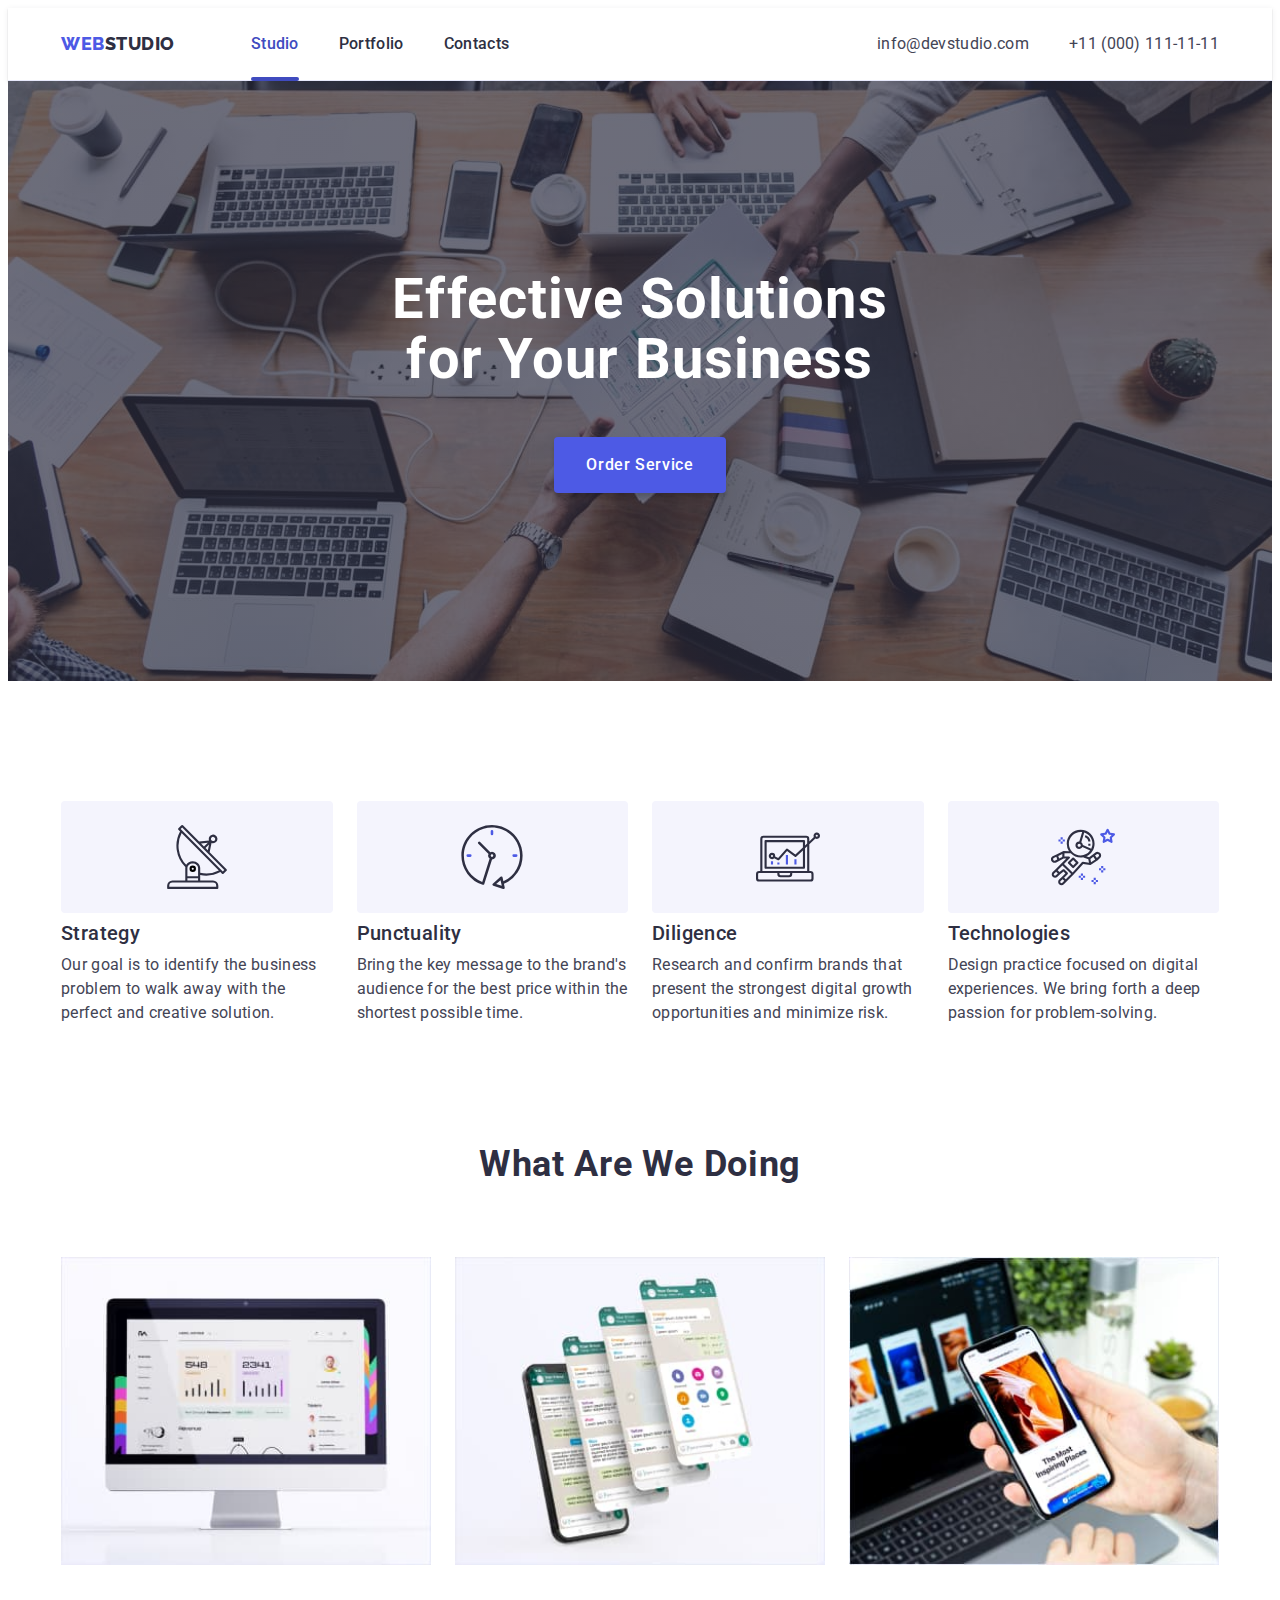
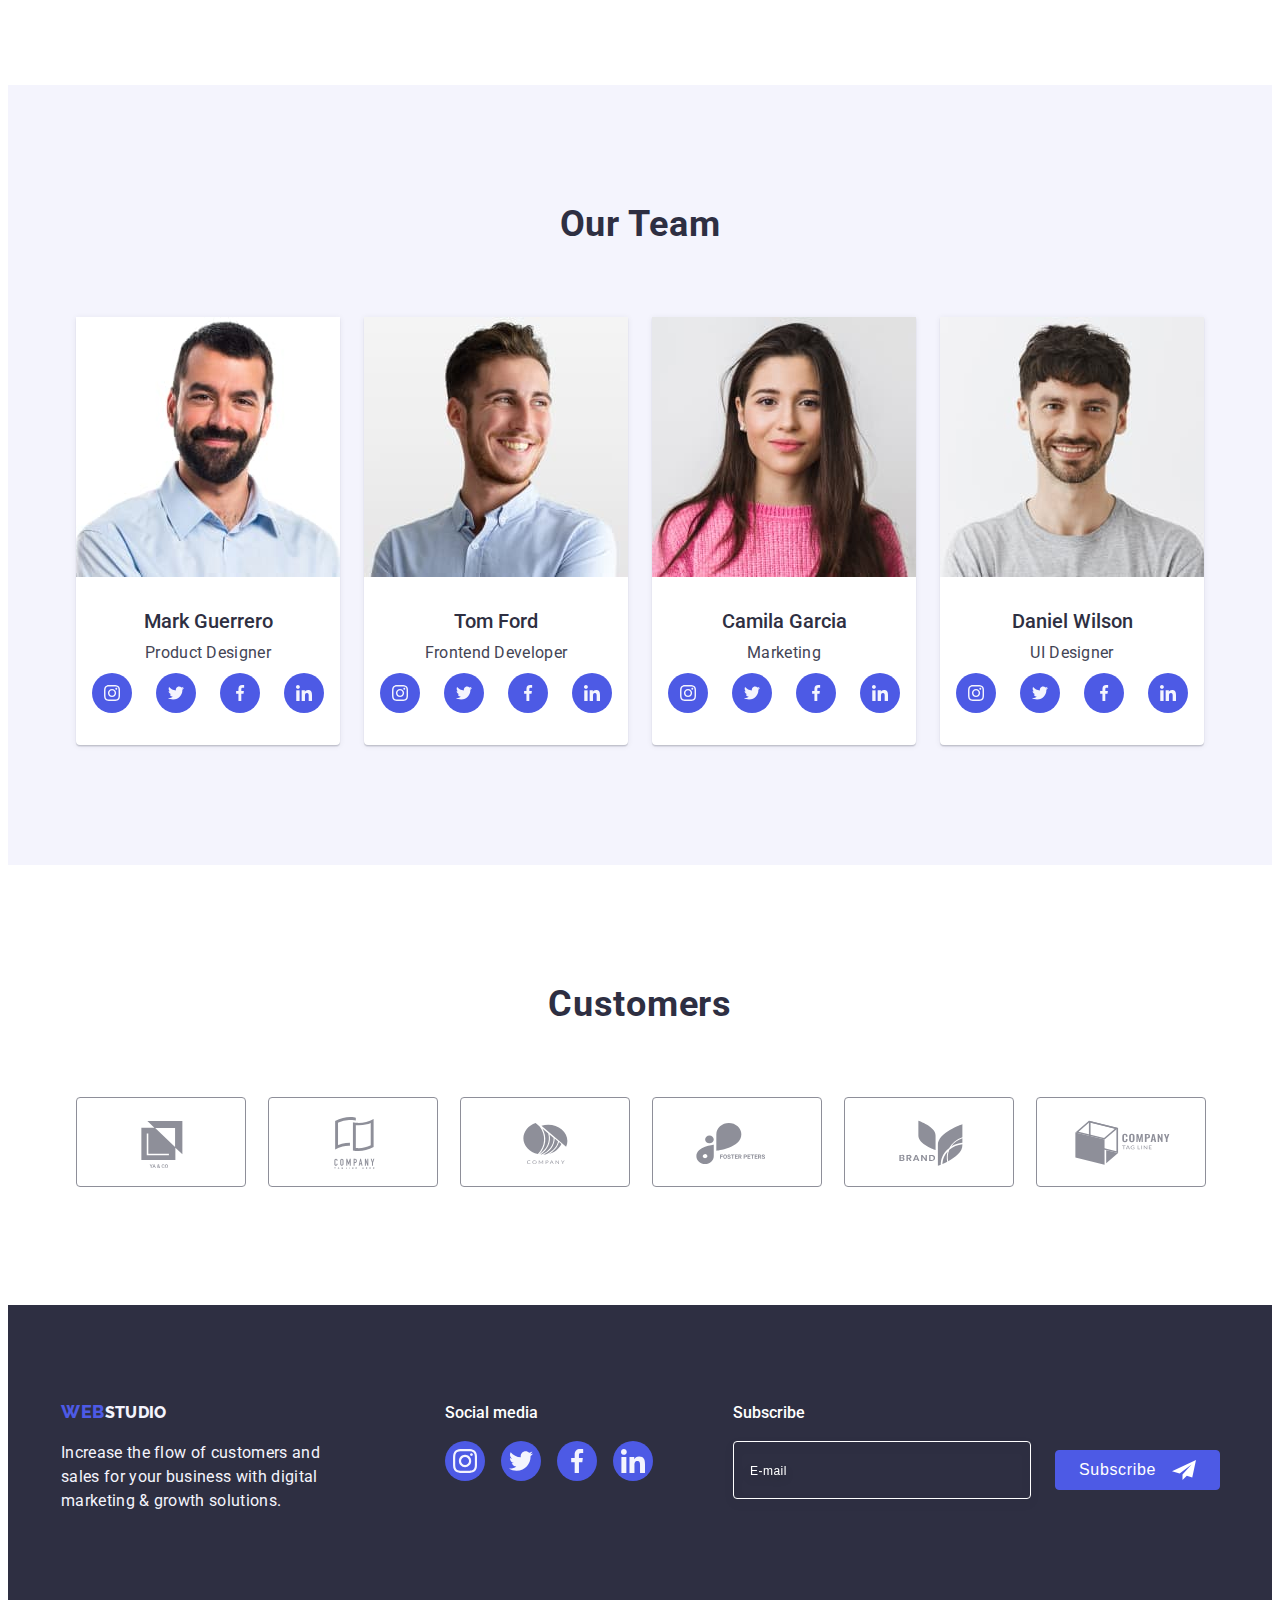
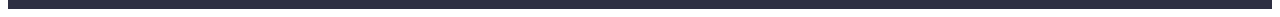
<file: index.html>
<!DOCTYPE html>
<html lang="en">
<head>
    <meta charset="UTF-8">
    <meta http-equiv="X-UA-Compatible" content="IE=edge">
    <meta name="viewport" content="width=device-width, initial-scale=1.0">
    <title>Document</title>
    <link rel="preconnect" href="https://fonts.googleapis.com">
<link rel="preconnect" href="https://fonts.gstatic.com" crossorigin>
<link href="https://fonts.googleapis.com/css2?family=Raleway:wght@800&family=Roboto:wght@400;500;700&display=swap" rel="stylesheet">
<link rel="stylesheet" href="https://cdnjs.cloudflare.com/ajax/libs/modern-normalize/1.1.0/modern-normalize.min.css" integrity="sha512-wpPYUAdjBVSE4KJnH1VR1HeZfpl1ub8YT/NKx4PuQ5NmX2tKuGu6U/JRp5y+Y8XG2tV+wKQpNHVUX03MfMFn9Q==" crossorigin="anonymous" referrerpolicy="no-referrer" />    
<link rel="stylesheet" href="./css/styles.css"/>
</head>
<body>
    <header class="allmenu">
        <div class="container menu-line">
            <nav class="menu-line">
                <a href="./index.html" class="logo link">Web<span class="logo-color-stud">Studio</span></a>
                <ul class="sait-menu list">
                    <li class="item"><a href="./index.html" class="menu activ-studio link">Studio</a></li> 
                    <li class="item"><a href="./portfolio.html" class="menu link">Portfolio</a></li>
                    <li class="item"><a href="" class="menu link">Contacts</a></li>
                </ul>
            </nav>
            <address class="contacts">
                <ul class="sait-cont list">
                    <li class="item"><a href="mailto:info@devstudio.com" class="email link ">info@devstudio.com</a></li>
                    <li class="item"><a href="tel:+110001111111" class="email link ">+11 (000) 111-11-11</a></li>
                </ul>
            </address>
            <button type="button" class="mob-btn" data-menu-open>
                <svg class="" width="32" height="22">
                    <use href="./images/icons.svg#icon-burger"></use>
                </svg>
            </button>
        </div>   
        <div class="mob-menu is-hidden" data-menu>
           <div>
             <button type="button" class="modal-btn" data-menu-close>
                <svg class="btn-close" width="8" height="8">
                    <use href="./images/icons.svg#icon-Vector"></use>
                </svg>
               </button> 
          <nav>
            <ul class="sait-menu-mob list">
                <li class="mob-menu-link item"><a href="./index.html" class="menu-mob-text mob-text-color link">Studio</a></li> 
                <li class="mob-menu-link item"><a href="./portfolio.html" class="menu-mob-text link">Portfolio</a></li>
                <li class="mob-menu-link item"><a href="" class="menu-mob-text link">Contacts</a></li>
            </ul>
        </nav>
           </div>
       <div>
        <address class="contacts-mob">
            <ul class="sait-cont-mob list">
                <li class="mob-menu-contact item"><a href="tel:+110001111111" class="tel-mob link ">+11 (000) 111-11-11</a></li>
                <li class="mob-menu-contact item"><a href="mailto:info@devstudio.com" class="email-mob link ">info@devstudio.com</a></li>
               
            </ul>
        </address>
        <ul class="soc-list-mob list">
            <li class="soc-item"><a href="" class="soc-link link"> 
                <svg class="soc-icon" width="16" height="16">
                <use href="./images/icons.svg#icon-instagram-2"></use>
            </svg></a></li>
            <li class="soc-item"><a href="" class="soc-link link">
                <svg class="soc-icon" width="16" height="16">
                    <use href="./images/icons.svg#icon-twitter-1"></use>
                </svg></a></li>
            <li class="soc-item"><a href="" class="soc-link link">
                <svg class="soc-icon" width="16" height="16">
                    <use href="./images/icons.svg#icon-facebook-1"></use>
                </svg></a></li>
            <li class="soc-item"><a href="" class="soc-link link"> 
                <svg class="soc-icon" width="16" height="16">
                   <use href="./images/icons.svg#icon-linkedin-1"></use>
            </svg></a></li>
        </ul>
       </div>
        </div>   
        </header>
    <main>
    <!--hero-->
    <section class="caption section-hero">
    <div class="container">
   <h1 class="caption-lable">Effective Solutions for Your Business</h1>
   <button type="button" data-modal-open class="caption-but">Order Service</button>
    </div>
    </section>
     <!--section1-->
        <section class="list section-one">
        <div class="container">
        <h2 class="skills visualle-hidden">skills</h2>
        <ul class="skills-line list">
            <li class="list item skills-item">
                 <div class="icon-skills">
                    <svg class="antenna" width="64" height="64">
                        <use href="./images/icons.svg#icon-antenna-1"></use>
                    </svg>
                </div> 
                <h3 class="list-skills-h">Strategy</h3>
                <p class="list-skills-p">       
                    Our goal is to identify the business problem to walk away with the perfect and creative solution.</p>
                </li>
            <li class="list item skills-item ">
                <div class="icon-skills">
                    <svg class="clock" width="64" height="64">
                        <use href="./images/icons.svg#icon-clock-1"></use>
                    </svg>
                </div>
                <h3 class="list-skills-h">Punctuality</h3>
                <p class="list-skills-p">Bring the key message to the brand's audience for the best price within the shortest possible time.</p>
            </li>
            <li class="list item skills-item">
                <div class="icon-skills">
                    <svg class="diagram" width="64" height="64">
                        <use href="./images/icons.svg#icon-diagram-1"></use>
                    </svg>
                </div>
                <h3 class="list-skills-h">Diligence</h3>
                <p class="list-skills-p">Research and confirm brands that present the strongest digital growth opportunities and minimize risk.</p>
            </li>
            <li class="list item skills-item">
                <div class="icon-skills">
                    <svg class="astronaut" width="64" height="64">
                        <use href="./images/icons.svg#icon-astronaut-1"></use>
                    </svg>
                </div>
                <h3 class="list-skills-h"> Technologies</h3>
                <p class="list-skills-p"> Design practice focused on digital experiences. We bring forth a deep passion for problem-solving.</p>
            </li>
        </ul>
        </div>
    </section>
    <!--section2-->
       <section class="list-do section-two">
        <div class="container">
        <h2 class="list-do-h">What are we doing</h2>
        <ul class="imeg-line list">
            <li class="picture-g item">
                <img src="./images/Rectangle70.jpg" alt="gadget1" 
                     srcset="./images/Rectangle1-2x.jpg 2x" 
                     width="360" height="300">
            </li>
            <li class="picture-g item">
                <img src="./images/Rectangle71.jpg" alt="gadget2" 
                     srcset="./images/Rectangle2-2x.jpg 2x" 
                     width="360" height="300">
            </li>
            <li class="picture-g item">
                <img src="./images/Rectangle72.jpg" alt="gadgets" 
                     srcset="./images/Rectangle3-2x.jpg 2x" 
                     width="360" height="300">
            </li>
        </ul>
    </div>
    </section> 
     <!--section3-->
        <section class="caption-end section-three">
        <div class="container">
        <h2 class="list-do-h">Our Team</h2>
        <ul class="photo-line list">
            <li class="caption-end-l item">
                <img src="./images/mark.jpg" alt="photo1" 
                     srcset="./images/Mark-2x.jpg 2x"
                     width="264" height="260">
                <div class="photo-text">
                    <h3 class="photo-name list-name">Mark Guerrero</h3>
                    <p class="photo-profession list-name">Product Designer</p>
                    <ul class="soc-list list">
                        <li class="soc-item"><a href="" class="soc-link link"> 
                            <svg class="soc-icon" width="16" height="16">
                            <use href="./images/icons.svg#icon-instagram-2"></use>
                        </svg></a></li>
                        <li class="soc-item"><a href="" class="soc-link link">
                            <svg class="soc-icon" width="16" height="16">
                                <use href="./images/icons.svg#icon-twitter-1"></use>
                            </svg></a></li>
                        <li class="soc-item"><a href="" class="soc-link link">
                            <svg class="soc-icon" width="16" height="16">
                                <use href="./images/icons.svg#icon-facebook-1"></use>
                            </svg></a></li>
                        <li class="soc-item"><a href="" class="soc-link link"> 
                            <svg class="soc-icon" width="16" height="16">
                               <use href="./images/icons.svg#icon-linkedin-1"></use>
                        </svg></a></li>
                    </ul>
                </div>
            </li>
            <li class="caption-end-l item">
                <img src="./images/tom.jpg" alt="photo2" 
                     srcset="./images/Tom-2x.jpg 2x"
                     width="264" height="260">
                <div class="photo-text">
                    <h3 class="photo-name list-name">Tom Ford</h3>
                    <p class="photo-profession list-name">Frontend Developer</p>
                    <ul class="soc-list list">
                        <li class="soc-item"><a href="" class="soc-link link">
                            <svg class="soc-icon" width="16" height="16">
                            <use href="./images/icons.svg#icon-instagram-2"></use>
                        </svg></a></li>
                        <li class="soc-item"><a href="" class="soc-link link">
                            <svg class="soc-icon" width="16" height="16">
                            <use href="./images/icons.svg#icon-twitter-1"></use>
                        </svg></a></li>
                        <li class="soc-item"><a href="" class="soc-link link">
                            <svg class="soc-icon" width="16" height="16">
                            <use href="./images/icons.svg#icon-facebook-1"></use>
                        </svg></a></li>
                        <li class="soc-item"><a href="" class="soc-link link">
                            <svg class="soc-icon" width="16" height="16">
                            <use href="./images/icons.svg#icon-linkedin-1"></use>
                     </svg></a></li>
                    </ul>
                </div>
            </li>
            <li class="caption-end-l item">
                <img src="./images/camila.jpg" alt="photo3" 
                     srcset="./images/Galina-2x.jpg 2x"
                     width="264" height="260">
                <div class="photo-text">
                    <h3 class="photo-name list-name">Camila Garcia</h3>
                    <p class="photo-profession list-name">Marketing</p>
                    <ul class="soc-list list">
                        <li class="soc-item"><a href="" class="soc-link link">
                            <svg class="soc-icon" width="16" height="16">
                                <use href="./images/icons.svg#icon-instagram-2"></use>
                            </svg>
                        </a></li>
                        <li class="soc-item"><a href="" class="soc-link link">
                            <svg class="soc-icon" width="16" height="16">
                                <use href="./images/icons.svg#icon-twitter-1"></use>
                            </svg>
                        </a></li>
                        <li class="soc-item"><a href="" class="soc-link link">
                            <svg class="soc-icon" width="16" height="16"> 
                                <use href="./images/icons.svg#icon-facebook-1"></use>
                        </svg></a></li>
                        <li class="soc-item"><a href="" class="soc-link link">
                            <svg class="soc-icon" width="16" height="16">
                                <use href="./images/icons.svg#icon-linkedin-1"></use>
                         </svg>
                        </a>
                        </li>
                    </ul> 
                </div>
            </li>
            <li class="caption-end-l item">
              <img src="./images/daniel.jpg" alt="photo4" 
                   srcset="./images/Daniel-2x.jpg 2x"
                   width="264" height="260">
              <div class="photo-text">
                    <h3 class="photo-name list-name">Daniel Wilson</h3>
                    <p class="photo-profession list-name">UI Designer</p>
                    <ul class="soc-list list">
                        <li class="soc-item"><a href="" class="soc-link link"> 
                            <svg class="soc-icon" width="16" height="16">
                            <use href="./images/icons.svg#icon-instagram-2"></use>
                        </svg></a></li>
                        <li class="soc-item"><a href="" class="soc-link link">
                            <svg class="soc-icon" width="16" height="16">
                            <use href="./images/icons.svg#icon-twitter-1"></use>
                        </svg></a></li>
                        <li class="soc-item"><a href="" class="soc-link link">
                            <svg class="soc-icon" width="16" height="16"> 
                                <use href="./images/icons.svg#icon-facebook-1"></use>
                        </svg></a></li>
                        <li class="soc-item"><a href="" class="soc-link link"> 
                            <svg class="soc-icon" width="16" height="16">
                            <use href="./images/icons.svg#icon-linkedin-1"></use>
                     </svg></a></li>
                    </ul>
              </div>
           </li>
        </ul>
        </div>
        </section>
     <!--section4-->
         <section class="section-one section-three">
            <div class="container">
            <h2 class="list-do-h">Customers</h2>
            <ul class="logo-line list">
                <li class="icon-logo">
                    <a href="" class="icon-logo-link">
                        <svg class="icon-link" width="110" height="56">
                            <use href="./images/icons.svg#icon-Logo2"></use>
                        </svg>
                    </a>
                </li>
                <li class="icon-logo">
                    <a href="" class="icon-logo-link">
                        <svg class="icon-link" width="110" height="56">
                            <use href="./images/icons.svg#icon-Logo3"></use>
                        </svg>
                    </a>
                </li>
            <li class="icon-logo">
                <a href="" class="icon-logo-link">
                    <svg class="icon-link" width="110" height="56">
                        <use href="./images/icons.svg#icon-Logo4"></use>
                    </svg>
                </a>
            </li>
            <li class="icon-logo">
                <a href="" class="icon-logo-link">
                    <svg class="icon-link"  width="110" height="56">
                        <use href="./images/icons.svg#icon-Logo5"></use>
                    </svg>
                </a>
            </li>
            <li class="icon-logo">
                <a href="" class="icon-logo-link">
                    <svg class="icon-link" width="110" height="56">
                        <use href="./images/icons.svg#icon-Logo6"></use>
                    </svg>
                </a>
            </li>
            <li class="icon-logo">
                <a href="" class="icon-logo-link">
                    <svg class="icon-link" width="110" height="56">
                        <use href="./images/icons.svg#icon-Logo7"></use>
                    </svg>
                </a>
            </li>
        </ul>
            </div>
         </section>
    </main>
    <footer class="footer" >
    <div class="container">
        <div class="footer-line">
            <div class="footer-studio-media">
                <div class="footer-webstudio"><a href="./index.html" class="logo-footer link">Web<span class="logo-color-end">Studio</span></a>
                    <p class="logo-color-text">Increase the flow of customers and sales for your business with digital marketing & growth solutions.</p></div>
                <div class="icon-line-footer"><h3 class="icon-header-text">Social media</h3>
                    <ul class="soc-list-footer list">
                        <li class="soc-item"><a href="" class="soc-link-footer soc-link link"> 
                            <svg class="soc-icon" width="24" height="24">
                            <use href="./images/icons.svg#icon-instagram-2"></use>
                        </svg></a></li>
                        <li class="soc-item"><a href="" class="soc-link-footer soc-link link">
                            <svg class="soc-icon" width="24" height="24">
                            <use href="./images/icons.svg#icon-twitter-1"></use>
                        </svg></a></li>
                        <li class="soc-item"><a href="" class="soc-link-footer soc-link link">
                            <svg class="soc-icon" width="24" height="24"> 
                                <use href="./images/icons.svg#icon-facebook-1"></use>
                        </svg></a></li>
                        <li class="soc-item"><a href="" class="soc-link-footer soc-link link"> 
                            <svg class="soc-icon" width="24" height="24">
                            <use href="./images/icons.svg#icon-linkedin-1"></use>
                     </svg></a></li>
                    </ul>
                </div>
            </div>
                <div >
                    <h3 class="icon-header-text">Subscribe</h3>
                    <form class="input-button">
                        <label aria-label="input-Email">
                        <input type="text" name="E-mail" class="footer-input" placeholder="E-mail"></label>
                    <button type="submit" class="footer-button">
                           <span class="footer-plane">
                            Subscribe
                            <svg class="plane" width="24" height="24">
                                <use href="./images/icons.svg#icon-Frame-3"></use></svg>
                           </span></button>
                    </form>
                </div>
        </div>
    </div>
    </footer>
    <!-- ---------------------------MODAL------------------------>
    <div class="backdrop is-hidden" data-modal>
        <div class="modal">
                <button type="button" class="modal-btn" data-modal-close>
                    <svg class="btn-close" width="8" height="8">
                        <use href="./images/icons.svg#icon-Vector"></use>
                    </svg>
                   </button> 
           <p class="modal-text">Leave your contacts and we will call you back</p>
           <form class="modal-form">
           <div class="modal-fiald">
            <label for="name" class="text-input">Name</label>
            <div class="modol-input-icon">
                <input type="text" name="name" class="modal-input" id="name" required>
                <svg class="input-icon" width="18" height="18">
                    <use href="./images/icons.svg#icon-person-black-18dp-1"></use></svg>
            </div>
           </div>
           <div class="modal-fiald">
            <label for="phon" class="text-input">Phon</label>
            <div class="modol-input-icon">
               <input type="text" name="phon" class="modal-input" id="phon" required>
               <svg class="input-icon" width="18" height="24">
                <use href="./images/icons.svg#icon-phone-black-18dp-1"></use></svg>
           </div>
           </div>
            <div class="modal-fiald">
            <label for="email" class="text-input">Email</label>
            <div class="modol-input-icon">
                <input type="text" name="email" class="modal-input" id="email" required>
                <svg class="input-icon" width="18" height="24">
                <use href="./images/icons.svg#icon-email-black-18dp-1"></use></svg>
            </div>
            </div>
            <div>
                <label for="Comment" class="text-input">Comment</label>
                <textarea name="Comment" id="Comment" class="model-textarea" placeholder="Text input"></textarea>
            </div>
            <div>
            <input class="input-check visualle-hidden" type="checkbox" name="checkbox" id="checkbox" required> 
            <label for="checkbox" class="checkbox-text">
               <span class="modal-check">
                <svg class="check" width="10" height="8">
                    <use href="./images/icons.svg#icon-Vector2"></use></svg>
               </span>I accept the terms and conditions of the <a href="" class="modal-link"> Privacy Policy</a></label>   
            </div>
               <button type="submit" class="modal-button">Send</button>
           </form>
        </div>
    </div>
    <script src="./jc/modal.js"></script>
    <script src="./jc/mobile-menu.js"></script>
  </body>
</html>
</file>
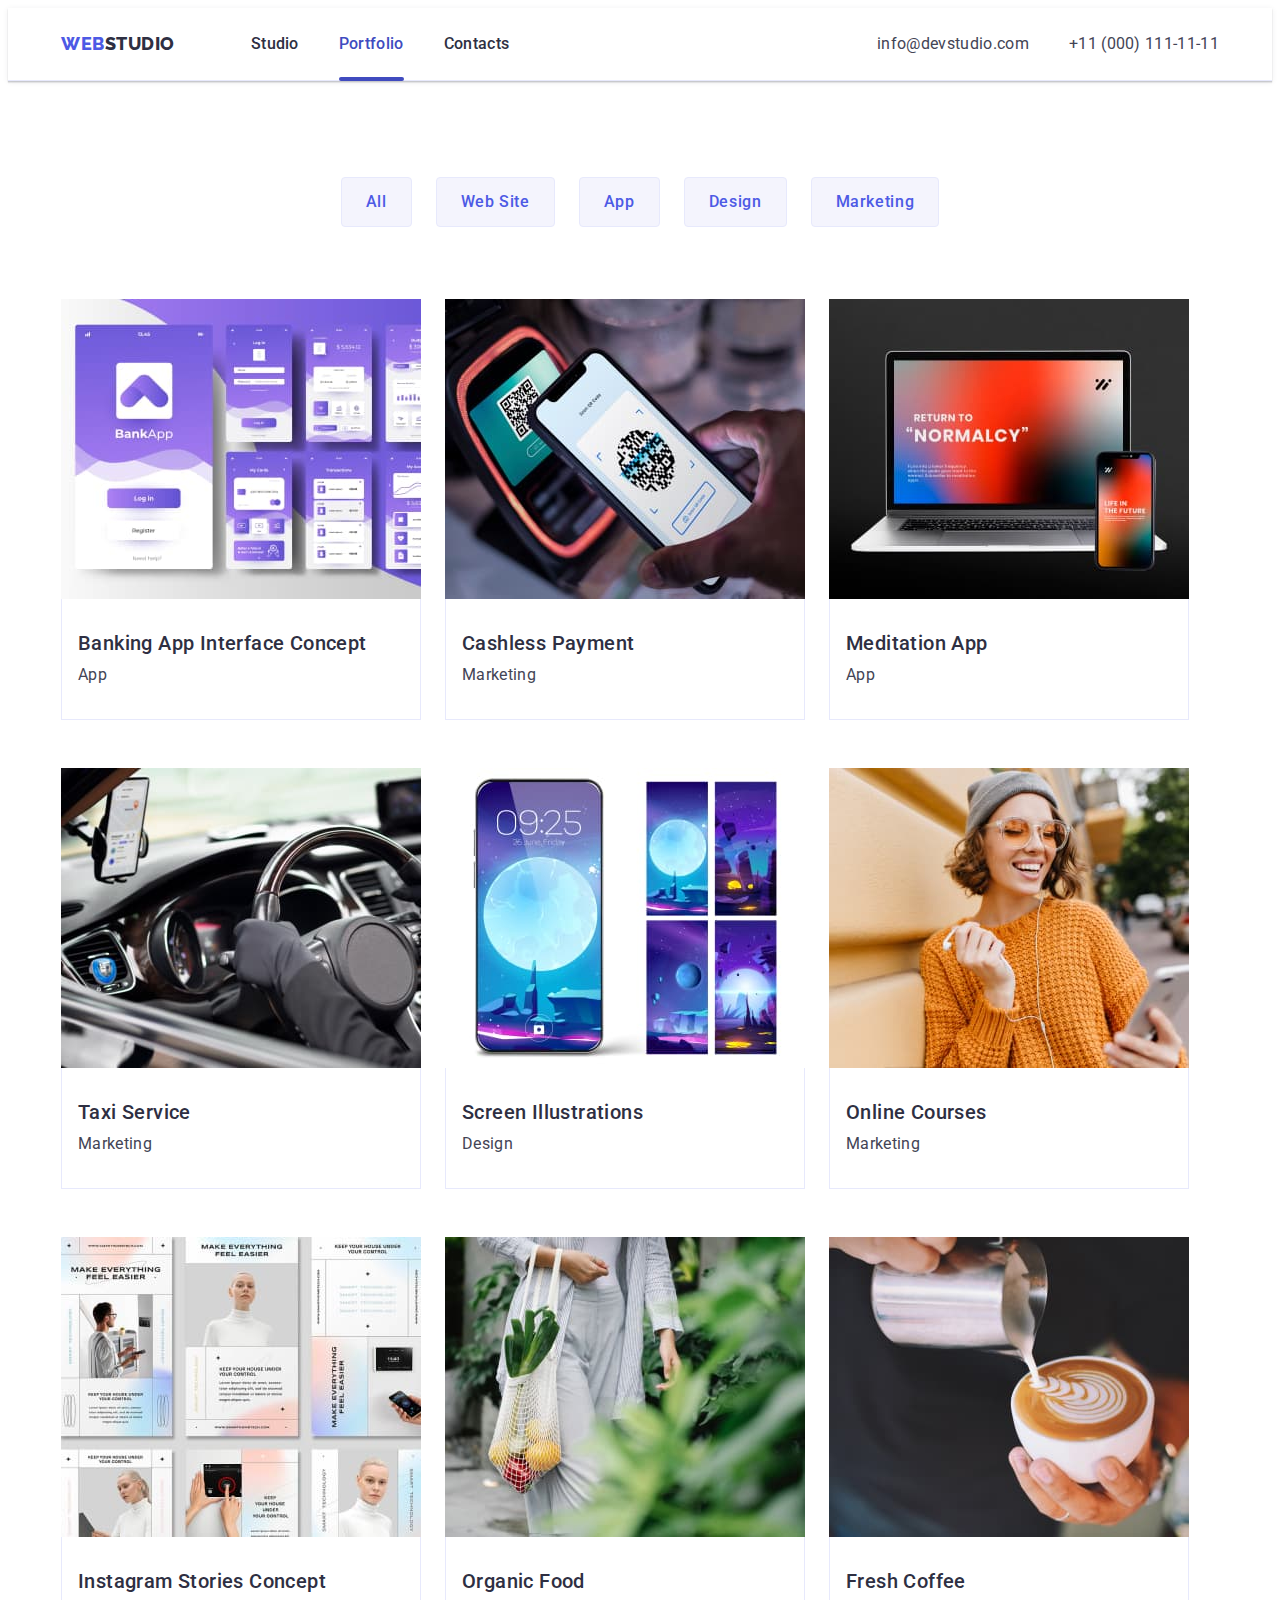
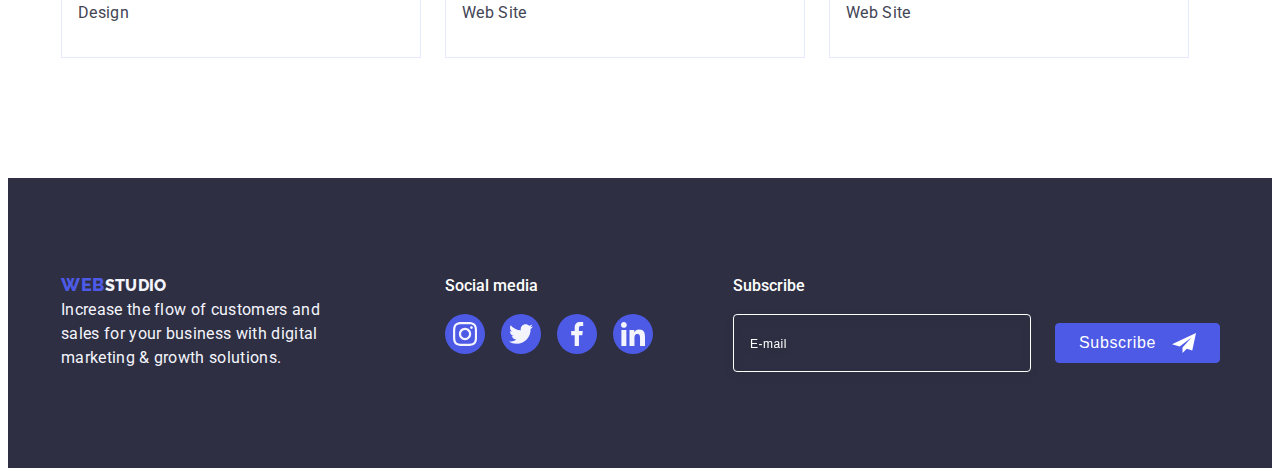
<file: portfolio.html>
<!DOCTYPE html>
<html lang="en">
<head>
    <meta charset="UTF-8">
    <meta http-equiv="X-UA-Compatible" content="IE=edge">
    <meta name="viewport" content="width=device-width, initial-scale=1.0">
    <title>Document</title>
    <link rel="preconnect" href="https://fonts.googleapis.com">
<link rel="preconnect" href="https://fonts.gstatic.com" crossorigin>
<link href="https://fonts.googleapis.com/css2?family=Raleway:wght@800&family=Roboto:wght@400;500;700&display=swap" rel="stylesheet">
<link rel="stylesheet" href="https://cdnjs.cloudflare.com/ajax/libs/modern-normalize/1.1.0/modern-normalize.min.css" integrity="sha512-wpPYUAdjBVSE4KJnH1VR1HeZfpl1ub8YT/NKx4PuQ5NmX2tKuGu6U/JRp5y+Y8XG2tV+wKQpNHVUX03MfMFn9Q==" crossorigin="anonymous" referrerpolicy="no-referrer" />
<link rel="stylesheet" href="./css/styles.css"/>
</head>
<body>
    <header class="allmenu">
        <div class="container menu-line ">
            <nav class="menu-line">
                <a href="./index.html" class="logo link">Web<span class="logo-color-stud">Studio</span></a>
                <ul class="sait-menu list">
                    <li class="item"><a href="./index.html" class="menu link">Studio</a></li> 
                    <li class="item"><a href="./portfolio.html" class="menu activ-portfolio link">Portfolio</a></li>
                    <li class="item"><a href="" class="menu link">Contacts</a></li>
                </ul>
            </nav>
            <address class="contacts">
                <ul class="sait-cont list">
                    <li class="item"><a href="mailto:info@devstudio.com" class="email link ">info@devstudio.com</a></li>
                    <li class="item"><a href="tel:+110001111111" class="email link ">+11 (000) 111-11-11</a></li>
                </ul>
            </address> 
        </div>      
        </header>
<main>
    <!--section-->
       <section class="section-portfolio">
        <div class="container">
        <h1 class="visualle-hidden">webstudio-portfolio</h1>
        <ul class="button-line list">
            <li class="btn"> <button type="button" class="titls-button">All</button></li>
            <li class="btn"> <button type="button" class="titls-button">Web Site</button></li>
            <li class="btn"> <button type="button" class="titls-button">App</button> </li>
            <li class="btn"> <button type="button" class="titls-button">Design</button> </li>  
            <li class="btn"> <button type="button" class="titls-button">Marketing</button></li>
        </ul>
        <ul class="imeg-line list">
            <li class="item">
            <a href="" class="card-portfolio link">
                <div class="overley"><img src="./images/banking.jpg"  alt="banking" width="360" height="300" >
                <p class="overley-text">14 Stylish and User-Friendly App Design Concepts 
                                    · Task Manager App · Calorie Tracker App 
                                    · Exotic Fruit Ecommerce App · Cloud Storage App</p></div>
                <div class="picture"><h2 class="list-skills-h">Banking App Interface Concept</h2> 
                    <p class="list-skills-p">App</p></div></a>
            </li>
            <li class=" item">
            <a href="" class="card-portfolio link">
                <div class="overley"><img src="./images/cashless.jpg" alt="cashless" width="360" height="300">
                <p class="overley-text">14 Stylish and User-Friendly App Design Concepts 
                    · Task Manager App · Calorie Tracker App 
                    · Exotic Fruit Ecommerce App · Cloud Storage App</p></div>
                <div class="picture"><h2 class="list-skills-h">Cashless Payment</h2>
                    <p class="list-skills-p">Marketing</p></div></a>
            </li>
            <li class="item">
                <a href="" class="card-portfolio link">
                    <div class="overley"><img src="./images/meditation.jpg" alt="meditation" width="360" height="300">
                    <p class="overley-text">14 Stylish and User-Friendly App Design Concepts 
                        · Task Manager App · Calorie Tracker App 
                        · Exotic Fruit Ecommerce App · Cloud Storage App</p></div>
                <div class="picture"><h2 class="list-skills-h">Meditation App</h2>
                    <p class="list-skills-p">App</p></div></a>
            </li>
            <li class="item">
                <a href="" class="card-portfolio link">
                    <div class="overley"><img src="./images/taxi.jpg"  alt="taxi" width="360" height="300">
                    <p class="overley-text">14 Stylish and User-Friendly App Design Concepts 
                        · Task Manager App · Calorie Tracker App 
                        · Exotic Fruit Ecommerce App · Cloud Storage App</p></div>
                <div class="picture"><h2 class="list-skills-h">Taxi Service</h2>
                    <p class="list-skills-p">Marketing</p></div></a>
            </li>
            <li class="item">
                <a href="" class="card-portfolio link">
                    <div class="overley"><img src="./images/screen.jpg" alt="screen" width="360" height="300">
                    <p class="overley-text">14 Stylish and User-Friendly App Design Concepts 
                        · Task Manager App · Calorie Tracker App 
                        · Exotic Fruit Ecommerce App · Cloud Storage App</p></div>
                <div class="picture"><h2 class="list-skills-h">Screen Illustrations</h2>
                    <p class="list-skills-p">Design</p></div></a>
            </li>
            <li class="item">
                <a href="" class="card-portfolio link">
                    <div class="overley"><img src="./images/online.jpg"  alt="online" width="360" height="300">
                    <p class="overley-text">14 Stylish and User-Friendly App Design Concepts 
                        · Task Manager App · Calorie Tracker App 
                        · Exotic Fruit Ecommerce App · Cloud Storage App</p></div>
                <div class="picture"><h2 class="list-skills-h">Online Courses</h2>
                    <p class="list-skills-p">Marketing</p></div></a>
            </li>
            <li class="item">
                <a href="" class="card-portfolio link">
                    <div class="overley"><img src="./images/instagram.jpg" alt="instagram" width="360" height="300">
                    <p class="overley-text">14 Stylish and User-Friendly App Design Concepts 
                        · Task Manager App · Calorie Tracker App 
                        · Exotic Fruit Ecommerce App · Cloud Storage App</p></div>
                <div class="picture"><h2 class="list-skills-h">Instagram Stories Concept</h2>
                    <p class="list-skills-p">Design</p></div></a>
            </li>
            <li class="item">
                <a href="" class="card-portfolio link">
                    <div class="overley"><img src="./images/organic.jpg"  alt="organic" width="360" height="300">
                    <p class="overley-text">14 Stylish and User-Friendly App Design Concepts 
                        · Task Manager App · Calorie Tracker App 
                        · Exotic Fruit Ecommerce App · Cloud Storage App</p></div>
                <div class="picture"><h2 class="list-skills-h">Organic Food</h2>
                    <p class="list-skills-p">Web Site</p></div></a>
            </li>
            <li class="item">
                <a href="" class="card-portfolio link"><div class="overley"><img src="./images/fresh.jpg"  alt="fresh" width="360" height="300">
                    <p class="overley-text">14 Stylish and User-Friendly App Design Concepts 
                        · Task Manager App · Calorie Tracker App 
                        · Exotic Fruit Ecommerce App · Cloud Storage App</p></div>
                <div class="picture"><h2 class="list-skills-h">Fresh Coffee</h2>
                    <p class="list-skills-p">Web Site</p></div></a>
            </li>
            </ul>
        </div>
    </section>
   </main>
   <footer class="footer" >
    <div class="container icon-line-footer footer-line">
        <div class="footer-studio-media">
            <div><a href="./index.html" class="logo link">Web<span class="logo-color-end">Studio</span></a>
                <p class="logo-color-end">Increase the flow of customers and sales for your business with digital marketing & growth solutions.</p></div>
            <div class=".icon-line-footer"><h3 class="icon-header-text">Social media</h3>
                <ul class="soc-list-footer list">
                    <li class="soc-item"><a href="" class="soc-link-footer soc-link link"> 
                        <svg class="soc-icon" width="24" height="24">
                        <use href="./images/icons.svg#icon-instagram-2"></use>
                    </svg></a></li>
                    <li class="soc-item"><a href="" class="soc-link-footer soc-link link">
                        <svg class="soc-icon" width="24" height="24">
                        <use href="./images/icons.svg#icon-twitter-1"></use>
                    </svg></a></li>
                    <li class="soc-item"><a href="" class="soc-link-footer soc-link link">
                        <svg class="soc-icon" width="24" height="24"> 
                            <use href="./images/icons.svg#icon-facebook-1"></use>
                    </svg></a></li>
                    <li class="soc-item"><a href="" class="soc-link-footer soc-link link"> 
                        <svg class="soc-icon" width="24" height="24">
                        <use href="./images/icons.svg#icon-linkedin-1"></use>
                 </svg></a></li>
                </ul></div>
            </div>
                <div>
                    <h3 class="icon-header-text">Subscribe</h3>
                    <form class="input-button">
                        <label aria-label="input-Email">
                        <input type="text" name="E-mail" class="footer-input" placeholder="E-mail"></label>
                    <button type="submit" class="footer-button">
                           <span class="footer-plane">
                            Subscribe
                            <svg class="plane" width="24" height="24">
                                <use href="./images/icons.svg#icon-Frame-3"></use></svg>
                           </span></button>
                    </form>
                </div>
    </div>
    </footer>
 </body>
</html>
</file>
<file: css/styles.css>
p, 
h1, 
h2, 
h3, 
h4, 
h5, 
h6 {
    margin: 0;
}
ul{
    margin: auto;
    padding-left: 0; 
}
img{
    display: block;
    max-width: 100%;
    height: auto;
    width: 100%;
}
.container{
    max-width: 480px;
    padding-left: 15px;
    padding-right: 15px;
    margin-left: auto; 
    margin-right: auto;
    width: 100%;
}
:root{
    --accent-color:  #434455;
    --iris-color: #4d5ae5;
    --navyblue-color:  #2e2f42;
    --click-color: #404bbf;
    --cornflower-color: #E7E9FC;
    --white-color: #FFFFFF;
    --cloud-color: #F4F4FD;
}
body {
    font-family: Roboto, sans-serif;
    color: var(--accent-color);
}
.allmenu {
    padding-top: 16px;
    padding-bottom: 16px;
    border-bottom: 1px solid var(--cornflower-color);
    box-shadow: 0px 2px 1px rgba(46, 47, 66, 0.08), 
    0px 1px 1px rgba(46, 47, 66, 0.16), 
    0px 1px 6px rgba(46, 47, 66, 0.08);
}
.menu-line{
    display: flex;
    align-items: center;
}
.logo {
    font-family: Raleway, sans-serif;
    font-weight: 800;
    font-size: 18px;
    line-height: 1.17;
    letter-spacing: 0.03em;
    color: var(--iris-color);
    text-transform: uppercase; 
    top: 24px;
}
.email{
    position: relative;
    font-weight: 400;
    font-size: 12px;
    line-height: calc(14 / 12);
    letter-spacing: 0.04em;
    color: var(--accent-color);

    transition: color 250ms cubic-bezier(0.4, 0, 0.2, 1);
}
.email:hover,
.email:focus{
    color: var(--click-color);
}
.menu {
    position: relative;
    font-weight: 500;
    line-height: 1.5;
    letter-spacing: 0.02em;
    color: var(--navyblue-color);

    transition: color 250ms cubic-bezier(0.4, 0, 0.2, 1);
}
.menu:hover,
.menu:focus{
    color: var(--click-color); 
}
.activ-studio{
    color: var(--click-color);
}

.activ-portfolio{
    color: var(--click-color);
}

.activ-studio::after, 
.activ-portfolio::after{
    content: '';
    display: block;
    position: absolute;
    width: 100%;
    height: 4px;
    left: 0px;
    top: 47px;

    background: var(--click-color);
    border-radius: 2px;

    z-index: 0;

    transition: opacity 250ms cubic-bezier(0.4, 0, 0.2, 1);

}
.activ-studio:active::after,
.activ-portfolio:active::after{
    z-index: 1;
}
.logo-color-stud{
    color: var(--navyblue-color);
}
.sait-menu {
    display: flex;
    margin-left: 120px;
  
} 
.sait-menu {
    display: none; 
}
.sait-cont{
    display: none;
}
.link {
    text-decoration: none;
}

.section-hero{
    max-width: 1440px;
    padding-top: 112px;
    padding-bottom: 112px;
}
.section-one{
    padding-top: 96px; 
    padding-bottom: 96px;
}
.section-two{
    padding-bottom: 120px;
    display: none;
}
.section-three{
    padding-top: 96px;
    padding-bottom:  96px;
}
.section-portfolio{
    padding: 96px 0px 120px 0px;
}
.caption {
    width: 100%;
    height: 100%;
    margin: 0 auto;
    background-color:var(--navyblue-color);
    background-image: linear-gradient(rgba(46, 47, 66, 0.7), 
    rgba(46, 47, 66, 0.7)),
    url(../images/Dark-bg-1х.jpg);
    background-repeat: no-repeat;
    background-position: center;
    background-size: cover;
}
@media (min-device-pixel-ratio: 2),
  (min-resolution: 192dpi),
  (min-resolution: 2dppx) {
  .caption {
    background-image: linear-gradient(rgba(46, 47, 66, 0.7), 
    rgba(46, 47, 66, 0.7)), url(../images/Dark-bg-2х.jpg);
  }
}
.caption-lable {
    font-weight: 700;
    font-size: 32px;
    line-height: 1.07;
    height: 80px;
    letter-spacing: 0.02em;
    color: var(--white-color);
    margin: auto;
    text-align: center;
    margin-bottom: 72px;
}
.caption-but{
    position: relative;
    background-color: var(--iris-color);
    font-family: "Roboto", sans-serif;
    font-weight: 500;
    font-size: 16px;
    line-height: 1.5;
    letter-spacing: 0.04em;
    color: var(--white-color);
    cursor: pointer;
    margin: auto;
    display: block;
    padding: 16px 32px 16px 32px;
    border: var(--iris-color);
    border-radius: 4px;
    box-shadow: 0px 4px 4px rgba(0, 0, 0, 0.15);

    transition: background-color 250ms cubic-bezier(0.4, 0, 0.2, 1);
}
.caption-but:hover,
.caption-but:focus{
    background-color:  var(--click-color);
}
/* ----------- SECTION 1 -----------------*/
.visualle-hidden{
    position: absolute;
    width: 1px;
    height: 1px;
    margin: -1px;
    border: 0;
    padding: 0;
    white-space: nowrap;
    clip-path: inset(100%);
    clip: rect(0 0 0 0);
    overflow: hidden; 
} 
 .skills-item{
    flex-basis: 100%;
}  

.icon-skills{
    display: none;
}

.list-skills-h{
    display: block;
    text-align: center;
    font-weight: 700;
    font-size: 36px;
    line-height: calc(40 / 36);
    letter-spacing: 0.02em;
    color: var(--navyblue-color);
    margin-bottom: 8px;
    
}
.list-skills-p{
    font-weight: 500;
    font-size: 16px;
    line-height: 1.5;
    letter-spacing: 0.02em;
    color: var(--accent-color); 
   
}
.skills-line{
    display: flex;
    flex-wrap: wrap;
    gap: 72px;
}
/* -----SECTION 2-3------ */
.imeg-line{
    display: flex;
    flex-wrap: wrap;
    gap: 48px 24px;
}
.picture-g{
    width: calc((100% - 48px) / 3);
}
.picture{
    border-left: 1px solid var(--cornflower-color);
    border-bottom: 1px solid var(--cornflower-color);
    border-right: 1px solid var(--cornflower-color);
    padding: 32px 16px 32px 16px;
}
.list-do-h{
    font-weight: 700;
    font-size: 36px;
    line-height: 1.11;
    text-align: center;
    letter-spacing: 0.02em;
    text-transform: capitalize;
    color: var(--navyblue-color);
    margin-bottom: 72px;
}
.photo-name{
    display: block;
    font-weight: 500;
    font-size: 20px;
    line-height: calc(24 / 20); 
    text-align: center;
    color: var(--navyblue-color);
    margin-bottom: 8px;
      
}
.photo-profession{
    display: block;
    font-weight: 400;
    font-size: 16px;
    line-height: calc(24 / 16) ;
    text-align: center;
    letter-spacing: 0.02em;
    color: var(--accent-color);
    margin-bottom: 8px;
}
.photo-line{
     display: flex;
     flex-wrap: wrap;
     gap: 72px;
     justify-content: center;
} 
.box-text{
    border-width: 1px;
    border-color: var(--cornflower-color);
    border-style: solid;
}
.photo-text{
    padding: 32px 0px 32px 0px;
}
.soc-list {
    display: flex; 
    justify-content: center;
    gap: 24px;
}
.soc-list-footer{
    display: flex;
    justify-content: center;
    align-items: center;
    
    gap: 16px;
}
.soc-item {
    width: 40px;
    height: 40px;
   
}
.soc-link {
    position: relative;
    width: 100%;
    height: 100%;
    border-radius: 50%;
    background-color: var(--iris-color);
    display: flex;
    align-items: center;
    justify-content: center; 

    transition: background-color 250ms cubic-bezier(0.4, 0, 0.2, 1);
}
.soc-link:hover,
.soc-link:focus{
    background-color: var(--click-color);
}
.soc-icon{
    fill: var(--cloud-color);
}

.caption-end{
    background-color: var(--cloud-color);
}
.caption-end-l{
    background-color: var(--white-color);
    max-width: 264px;
    height: 428px;
    border-radius: 0px 0px 4px 4px;
    box-shadow: 0px 1px 6px rgba(46, 47, 66, 0.08), 
    0px 1px 1px rgba(46, 47, 66, 0.16), 
    0px 2px 1px rgba(46, 47, 66, 0.08);
    display: block;
    justify-items: center;

}
.icon-logo{
    width: 190px;
    height: 88px;
   
}
.icon-logo-link{
    position: relative;
    display: flex;
    width: 100%;
    height: 100%;
    border: 1px solid #8E8F99;
    border-radius: 4px;
    align-items: center;
    justify-content: center;
    fill: #8E8F99;

    transition: border-color 250ms cubic-bezier(0.4, 0, 0.2, 1),
    fill 250ms cubic-bezier(0.4, 0, 0.2, 1);
}
.icon-logo-link:hover,
.icon-logo-link:focus{
    fill: var(--click-color);
    border-color: var(--click-color);
}
 .logo-line{
    display: flex;
    gap: 72px 16px;
    flex-wrap: wrap;
    justify-content: center;
} 
/*--------------- PORTFOLIO------------- */
.picture-g{
    width: calc((100% - 48px) / 3);
}
.picture{
    border-left: 1px solid var(--cornflower-color);
    border-bottom: 1px solid var(--cornflower-color);
    border-right: 1px solid var(--cornflower-color);
    padding: 32px 16px 32px 16px;
}
.card-portfolio{
    position: relative;
    display: block; 

    transition: box-shadow 250ms cubic-bezier(0.4, 0, 0.2, 1);
}
.card-portfolio:hover,
.card-portfolio:focus{
    box-shadow: 0px 1px 6px rgba(46, 47, 66, 0.08), 
    0px 1px 1px rgba(46, 47, 66, 0.16), 
    0px 2px 1px rgba(46, 47, 66, 0.08);
}
.overley{
    position: relative;
    overflow: hidden; 

    
}
.overley::after{
    display:block;
    content: '';

    position: absolute;
    
    width: 100%;
    height: 100%;
    background-color: var(--iris-color);
    
    transform: translateY(0);
    transition: transform 250ms cubic-bezier(0.4, 0, 0.2, 1);

}
.card-portfolio:hover .overley::after,
.card-portfolio:focus .overley::after{
    transform: translateY(-100%);
}
.overley-text{
    position: absolute;
    width: 296px;
    height: 96px;
    left: 32px;
    top: 40px;

    font-weight: 400;
    font-size: 16px;
    line-height: calc(24 / 16);
    letter-spacing: 0.02em;
    color: var(--cloud-color);
    z-index: 1;

    transform: translateY(300%);
    transition: transform 250ms cubic-bezier(0.4, 0, 0.2, 1);

}
.card-portfolio:hover .overley-text,
.card-portfolio:focus .overley-text{
    transform: translateY(0);
} 
.titls-button{
    position: relative;
    font-family: "Roboto", sans-serif;
    font-weight: 500;
    font-size: 16px;
    line-height: 1.5;
    letter-spacing: 0.04em;
    color: var(--iris-color);
    background-color: var(--cloud-color);
    cursor: pointer;
    padding: 12px 24px 12px 24px;
    border: 1px solid var(--cornflower-color);
    border-radius: 4px;

    transition: color 250ms cubic-bezier(0.4, 0, 0.2, 1),
    background-color 250ms cubic-bezier(0.4, 0, 0.2, 1),
    box-shadow 250ms cubic-bezier(0.4, 0, 0.2, 1),
    border-color 250ms cubic-bezier(0.4, 0, 0.2, 1);
}
.titls-button:hover,
.titls-button:focus{
    color: var(--white-color);
    background-color: var(--click-color);
    box-shadow: 0px 3px 1px rgba(0, 0, 0, 0.1),
    0px 2px 1px rgba(0, 0, 0, 0.08),
    0px 2px 2px rgba(0, 0, 0, 0.12);
    border-color: transparent;
}
.button-line{
    display: flex;
    justify-content: center;
    gap: 24px; 
    margin-bottom: 72px;

}
/* ------FOOTER------ */
.footer{
    width: 100%; 
    background-color:var(--navyblue-color);
    padding-top: 96px;
    padding-bottom: 96px;
    margin: auto;
}
.logo-footer{
    display: block;
    text-align: center;
    font-family: Raleway, sans-serif;
    font-weight: 800;
    font-size: 18px;
    line-height: 1.17;
    letter-spacing: 0.03em;
    color: var(--iris-color);
    text-transform: uppercase; 
    margin-bottom: 16px;
}
.footer-webstudio{
    margin-bottom: 72px;
}
.icon-header-text{
    display: block;
    text-align: center;
    font-weight: 500;
    font-size: 16px;
    line-height: 1.5;
    color: var(--white-color);
    margin-bottom: 16px;
}
    
.list{
    list-style: none;
} 
.logo-color-end{
    font-size: 16px;
    line-height: 24px;
    letter-spacing: 0.02em;
    color: var(--cloud-color);
    width: 264px;
}
.logo-color-text{
    font-size: 16px;
    line-height: 24px;
    letter-spacing: 0.02em;
    color: var(--cloud-color);
    width: 264px;
    margin-top: 16px;
    display: block;
    margin: auto;
}
.contacts{
    font-style: normal;
    list-style: none;
    margin-left: 120px;
}
/* .footer-line{ 
    display: flex;
    gap: 120px;
} */
.soc-link-footer:hover,
.soc-link-footer:focus{
    background-color: #31D0AA;
}
.footer-input{
    width: 100%;
    height: 40px;
    border: 1px solid var(--white-color);
    filter: drop-shadow(0px 4px 4px rgba(0, 0, 0, 0.15));
    border-radius: 4px;
    background-color: transparent;
    padding: 8px 16px;
    color: var(--white-color);
    margin-bottom: 16px;
}
.footer-input::placeholder{
    font-weight: 400;
    font-size: 12px;
    line-height: 2;
    display: flex;
    align-items: center;
    letter-spacing: 0.04em;

    color: var(--white-color);
}
.footer-button{
    display: flex;
    width: 165px;
    height: 40px;
    justify-content: center;
    align-items: center;
    padding: 8px 24px;
    gap: 16px;
    margin: auto;

    background-color: var(--iris-color);
    border: 1px solid var(--iris-color);
    border-radius: 4px;

    color: var(--white-color);
    font-weight: 500;
    font-size: 16px;
    line-height: 1.5;
    letter-spacing: 0.04em;
}
.footer-plane{
    display: flex;
    align-items: center;
    text-align: center;
    justify-content: center; 
    fill: var(--white-color);
}
.plane{
    margin-left: 16px;
}
.footer-webstudio{
    margin-bottom: 72px;
}
 
.icon-line-footer{
    margin-bottom: 72px;
}
/* -----------------MODAL----------------- */
.backdrop{
    position: fixed;
    width: 100%;
    height: 100%;
    left: 0px;
    top: 0px;
    background-color:  rgba(46, 47, 66, 0.4);

    transition:  opacity 250ms cubic-bezier(0.4, 0, 0.2, 1),
    visibility 250ms cubic-bezier(0.4, 0, 0.2, 1) ;
}
.modal{
    position: absolute;
    width: 320px;
    left: 50%;
    top: 50%; 
    padding: 72PX 24px 24PX 24PX;

    background-color: #FCFCFC;
    box-shadow: 0px 1px 1px rgba(0, 0, 0, 0.14), 
    0px 1px 3px rgba(0, 0, 0, 0.12), 0px 2px 1px rgba(0, 0, 0, 0.2);
    border-radius: 4px;

    transform: translate(-50%, -50%) scale(1);
    transition: transform 250ms cubic-bezier(0.4, 0, 0.2, 1) ;
}

.is-hidden.backdrop .modal{
    transform: translate(-100%,-100%) scale(0) ;
}

.modal-btn{
    display: flex;
    position: absolute;
    right: 24px;
    top: 24PX;
    width: 24px;
    height: 24px;
    align-items: center; 
    text-align: center;
    justify-content: center;
    background-color: var(--cornflower-color);
    border: 1px solid rgba(0, 0, 0, 0.1);
    border-radius: 50%;
    cursor: pointer;

    transition: background-color 250ms cubic-bezier(0.4, 0, 0.2, 1),
    fill 250ms cubic-bezier(0.4, 0, 0.2, 1);
}

.modal-btn:hover,
.modal-btn:focus{
    background-color: var(--click-color);
    fill: var(--white-color);
}
.is-hidden{
    opacity: 0;
    visibility: hidden;
    pointer-events: none;
}

.modal-text{
    font-weight: 500;
    font-size: 16px;
    line-height: calc(24 / 16);
    text-align: center;
    letter-spacing: 0.02em;
    color: var(--navyblue-color);
    margin-bottom: 16px;
}

.modal-fiald{
    margin-bottom: 8px;
} 
.modal-input{
   width: 100%;
   height: 40px;
   padding-left: 38px;
   border: 1px solid rgba(46, 47, 66, 0.4);
   border-radius: 4px;
   outline: transparent;
}
.modal-input:focus{
    border-color: var(--iris-color);
}

.modal-input:focus +.input-icon{
    fill: var(--iris-color);
}

.text-input{
    display: block;
    font-weight: 400;
    font-size: 12px;
    line-height:calc(14 / 12);
    letter-spacing: 0.04em;
    color: #8E8F99;
    margin-bottom: 4px;
}

.modol-input-icon{
    position: relative;
} 
.input-icon{
    position: absolute;
    left: 16px;
    top: 50%;
    fill: var(--navyblue-color);
    transform: translateY(-50%);
    outline: transparent;
}
.input-icon:focus{
    fill: var(--iris-color);
}
.model-textarea{
    display: block;
    width: 100%;
    height: 120px;
    border: 1px solid rgba(46, 47, 66, 0.4);
    border-radius: 4px;
    resize: none;
    padding: 8px 8px 8px 16px;
    margin-bottom: 16px;
}
.model-textarea::placeholder{
    font-weight: 400;
    font-size: 12px;
    line-height: calc(14 / 12);
    letter-spacing: 0.04em;
    color: rgba(46, 47, 66, 0.4);

}
.checkbox-text{
    font-weight: 400;
    font-size: 12px;
    line-height: calc(14 / 12);
    letter-spacing: 0.04em;
    align-items: center;
    color: #8E8F99;
}

.checkbox-text span{
    width: 16px;
    height: 16px;
    border: 1px solid rgba(46, 47, 66, 0.4);
    border-radius: 2px;
    margin-right: 8px;
    align-items: center;
    justify-content: center;
    fill: transparent;
    transition: border-color 250ms cubic-bezier(0.4, 0, 0.2, 1)
}
.input-check:checked + .checkbox-text span{
    background-color: var(--click-color);
    border: none;
    fill: var(--white-color);
}
.input-check:focus + .checkbox-text span{
    border-color: var(--click-color);

}
.modal-button{ 
    display: flex;
    font-weight: 500;
    font-size: 16px;
    line-height: calc(24 / 16);
    letter-spacing: 0.04em;
    color: var(--white-color);
    margin: auto;
    align-items: center; 
    text-align: center;
    justify-content: center;

    width: 169px;
    height: 56px;
    background: var(--iris-color);
    box-shadow: 0px 4px 4px rgba(0, 0, 0, 0.15);
    border: var(--iris-color);
    border-radius: 4px;
    margin-top: 24px;
}
  .modal-link{
    display:inline-block;
    margin-left: 4px;
    color: var(--iris-color);
  }

  /* -------------mob-menu------------------ */
  .mob-btn{
    height: 22px;
    display: block;
    margin-left: auto;
    stroke: #000000;
    background-color: transparent;
    border: transparent;
  }
  .mob-menu{
    position: fixed;
    top: 0;
    width: 100%;
    height: 100%;
    background-color: var(--white-color);
    z-index: 3;
    padding-top: 80px;
    padding-left: 40px;
    padding-right: 40px;
    padding-bottom: 40px;
    display: flex;
    flex-direction: column;
    justify-content: space-between;
  }
  .mob-menu-link:not(:last-child){
    margin-bottom: 40px;
  }
  .mob-menu-contact:not(:last-child){
    margin-bottom: 40px;
  }

  .menu-mob-text{
    font-weight: 700;
    font-size: 36px;
    line-height: calc(40 / 36);    
    letter-spacing: 0.02em;
    color: var(--navyblue-color);
  }
  .mob-text-color{
    color: var(--click-color);
  }
 
  .tel-mob{
    font-style: normal;
    font-weight: 700;
    font-size: 36px;
    line-height: 40px;
    width: 353px;
    letter-spacing: 0.02em;
    color: var(--iris-color);
    margin-bottom: 40px;
  }
  .email-mob{
    font-style: normal;
    font-weight: 500;
    font-size: 20px;
    line-height: calc(24 / 20);
    letter-spacing: 0.02em;
    color: var(--accent-color);
  }
   .soc-list-mob{
    display: flex; 
    justify-content: left;
    gap: 32px;
    margin-top: 48px;
   }

  /* -----------------------------------Adaptive------------------------- */

  @media screen and (min-width: 480px) {
    .container{
        max-width: 428px;
    }
    .caption {
        background-image: linear-gradient(rgba(46, 47, 66, 0.7), 
        rgba(46, 47, 66, 0.7)), url(../images/Dark-bg-tabl-1x.jpg);
    }
     @media (min-device-pixel-ratio: 2),
     (min-resolution: 192dpi),
     (min-resolution: 2dppx) {
    .caption {
       background-image: linear-gradient(rgba(46, 47, 66, 0.7), 
       rgba(46, 47, 66, 0.7)), url(../images/Dark-bg-tabl-2x.jpg);
     }
   }
    .caption-lable{
        width: 320px;
        font-size: 36px;
    }
    .soc-list-mob{
        gap: 56px;
}
    .modal{
        width: 408px;
        height: 584px;
  }
  .checkbox-text{
    display: flex;
  }
  .checkbox-tex span{
    display: flex;
  }
}
/*  ---------------------------------------------------------WIDTH 768 PX------------------------------ */

  @media screen and (min-width: 768px) {
    .container{
       max-width: 768px;
    }
    .caption {
        background-image: linear-gradient(rgba(46, 47, 66, 0.7), 
        rgba(46, 47, 66, 0.7)), url(../images/people-office\ 1.jpg);
    }
    @media (min-device-pixel-ratio: 2),
   (min-resolution: 192dpi),
   (min-resolution: 2dppx) {
    .caption {
    background-image: linear-gradient(rgba(46, 47, 66, 0.7), 
    rgba(46, 47, 66, 0.7)), url(../images/people-office-2x.jpg);
    }
  }

    .mob-btn{
        display: none;
    }
    .sait-menu {
        display: flex;
        gap: 40px;
    }
    
    .sait-cont{
        display: flex;
        flex-wrap: wrap;
        gap: 12px;
    }
    .caption-lable{
        width: 496px;
        height: 120px;
        font-size: 56px;
        line-height: calc(60 / 56);
        margin-bottom: 36px;
    }
    .skills-item {
    flex-basis: calc((100% - 24px) / 2);
    }
    .skills-line{
        gap: 72px 24px;
    }
    .section-three > .container{
        width: 582px;
    }
    .photo-line{
        gap: 64px 24px;
    }
    .photo-tadl{
        display: flex;
        gap: 64px 24px;
    }
    .list-skills-h{
        text-align: left;
    }
    .logo-footer{
        text-align: left;
    }
    .icon-logo{
    width: 168px;
    }
    .logo-line{
    display: flex;
    gap: 72px 24px;
    flex-basis: calc((100% - 48px) / 3);
    }
    .footer > .container{
    width: 582px;
    }

    .input-button{
    display: flex;
    gap: 24px;
    }
    .footer-webstudio{
        margin-bottom: 0;

    }
   .icon-line-footer{
        margin-bottom: 0;
    }
   .footer-studio-media{
    display: flex;
    gap: 24px;
    margin-bottom: 72px;
} 
   .icon-header-text{
    display: block;
    text-align: left;
   }
   .input-button{
    display: flex;
    justify-content: center;
    gap: 24px;
   }
   .footer-input{
    width: 264px;
    margin-bottom: 0;
   }
   .footer-button{
    margin-left: 0;
   }
  }
/* -------------------------------------WIDTH 1200 PX---------------------------- */

  @media screen and (min-width: 1200px) {
    .container{
       max-width: 1158px;
    }
    .allmenu {
        padding-top: 24px;
        padding-bottom: 24px;
    }
    .sait-menu{
        margin-left: 76px;
    }
     .activ-studio::after, .activ-portfolio::after {
        top: 43px;
    } 
    .sait-cont{
        gap: 40px;
    }
    .contacts{
        margin-left: auto;
    }
    .email{
    font-size: 16px;
    line-height: calc(24 / 16);
    letter-spacing: 0.02em;
    }
    .caption-lable{
        margin-bottom: 48px;
    }

   .skills-item {
    flex-basis: calc((100% - 72px) / 4);
   }
   .skills-line{
    gap: 24px;
   }
   .icon-skills{
    height: 112px;
    background-color: var(--cloud-color);
    border-radius: 4px;
    display: flex;
    align-items: center;
    justify-content: center;
    margin-bottom: 8px;
}
   .list-skills-h{
    font-weight: 500;
    font-size: 20px;
    line-height: calc(24 / 20);
    text-align: left; 
}
    .list-skills-p{
    font-weight: 400; 
     margin-bottom: 0;
  }
  .skills-item {
    flex-basis: calc((100% - 72px) / 4);
}
  .section-hero{
    padding-top: 188px;
    padding-bottom: 188px;
}
  .section-one{
    padding-top: 120px; 
    padding-bottom: 120px;
}
  .section-three > .container{
        width: 1158px;     
}
  .section-two{
    display: block;
  }
  .section-three{
    padding-top: 120px;
    padding-bottom: 120px;
}
.photo-line{
    gap: 24px;
}
  .footer > .container{
    width: 1158px;
  }
  .footer-line{
    display: flex;
    gap: 80px;
}
 .footer-studio-media{
    gap: 120px;
    margin-bottom: 0;
}
  }
</file>
